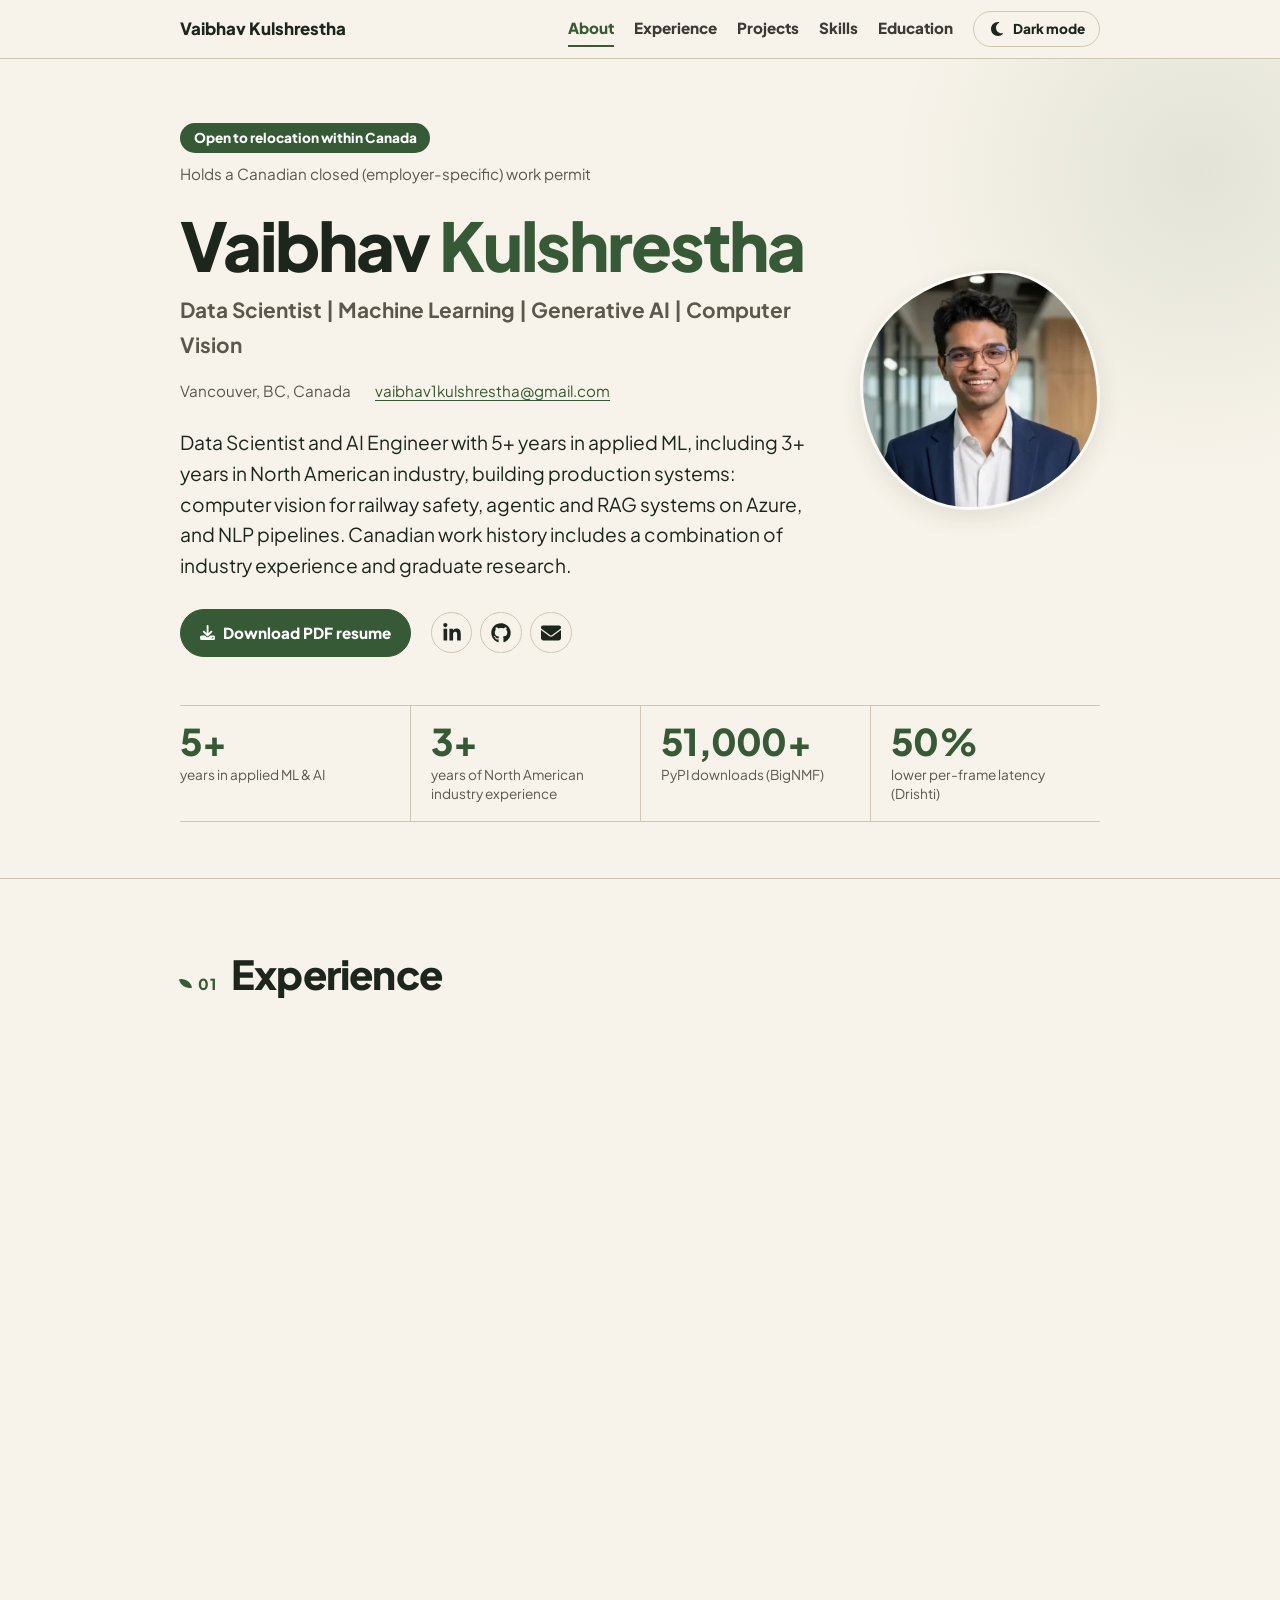
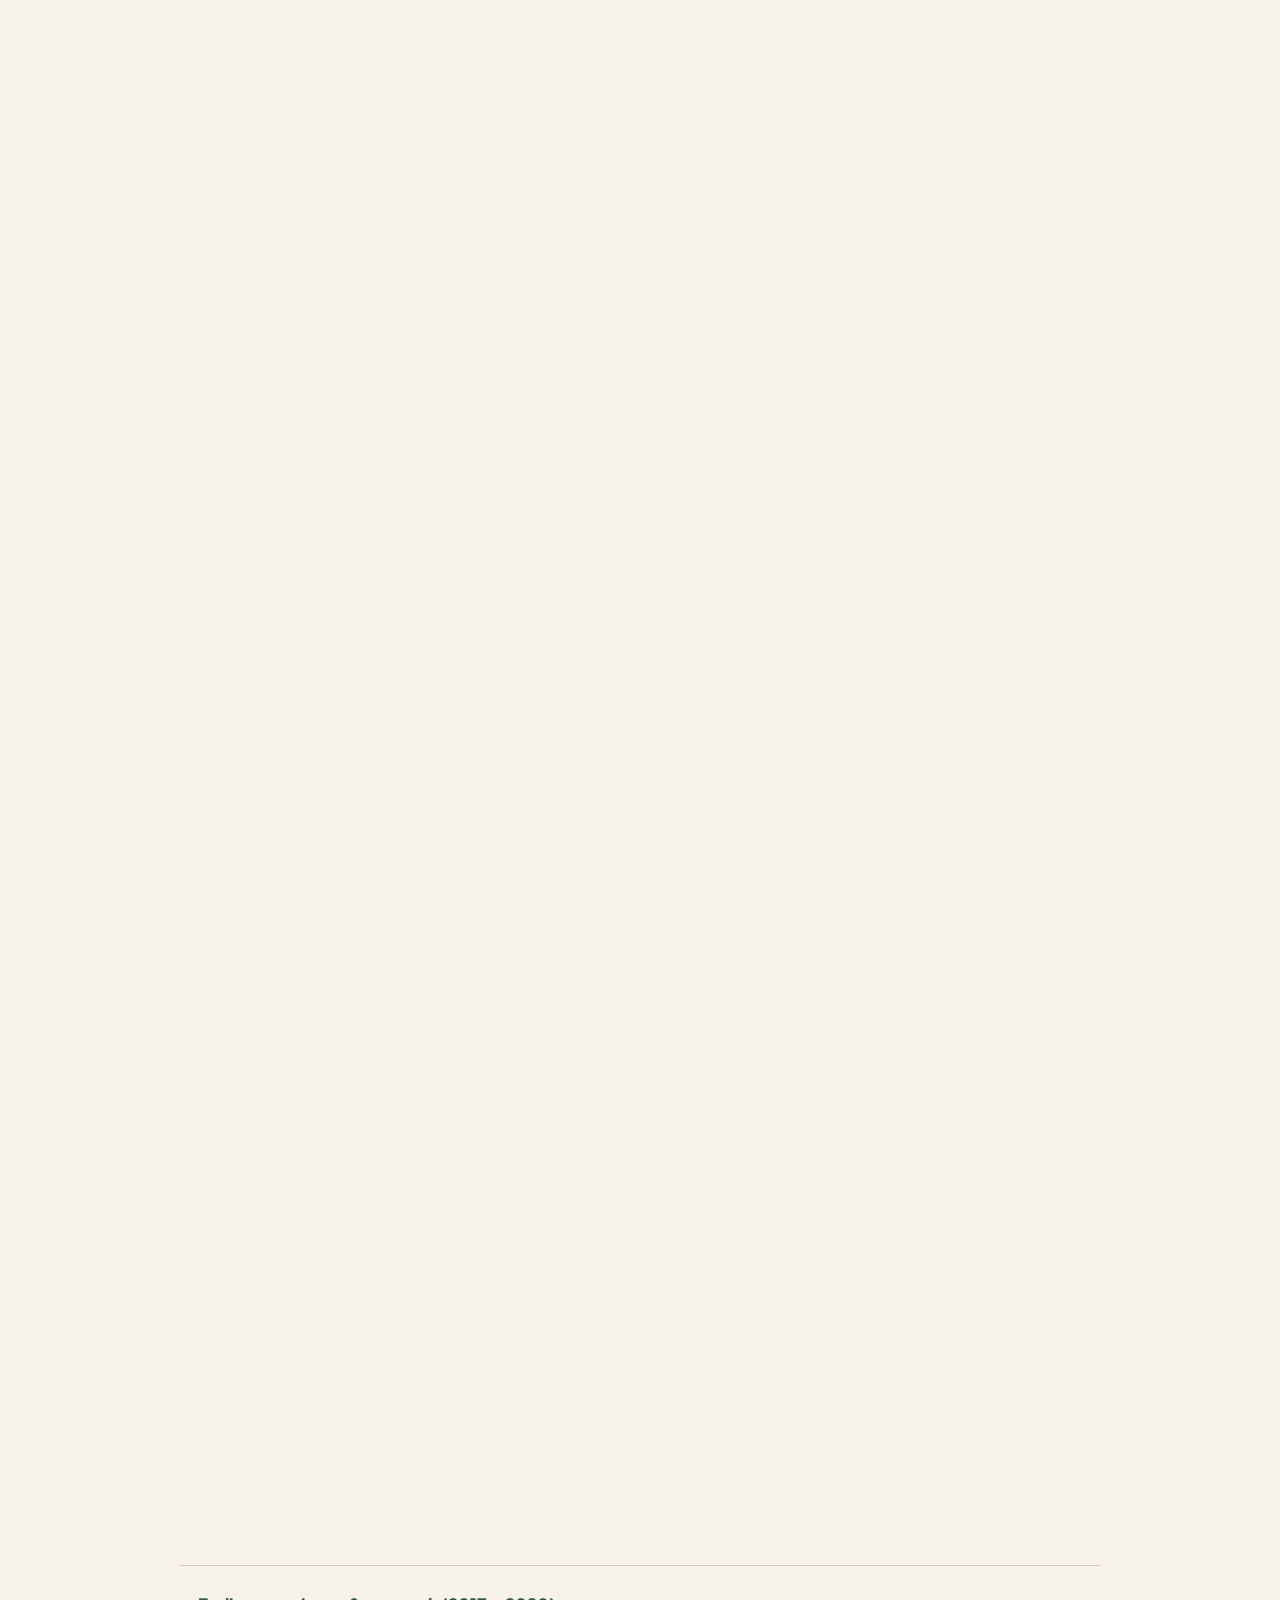
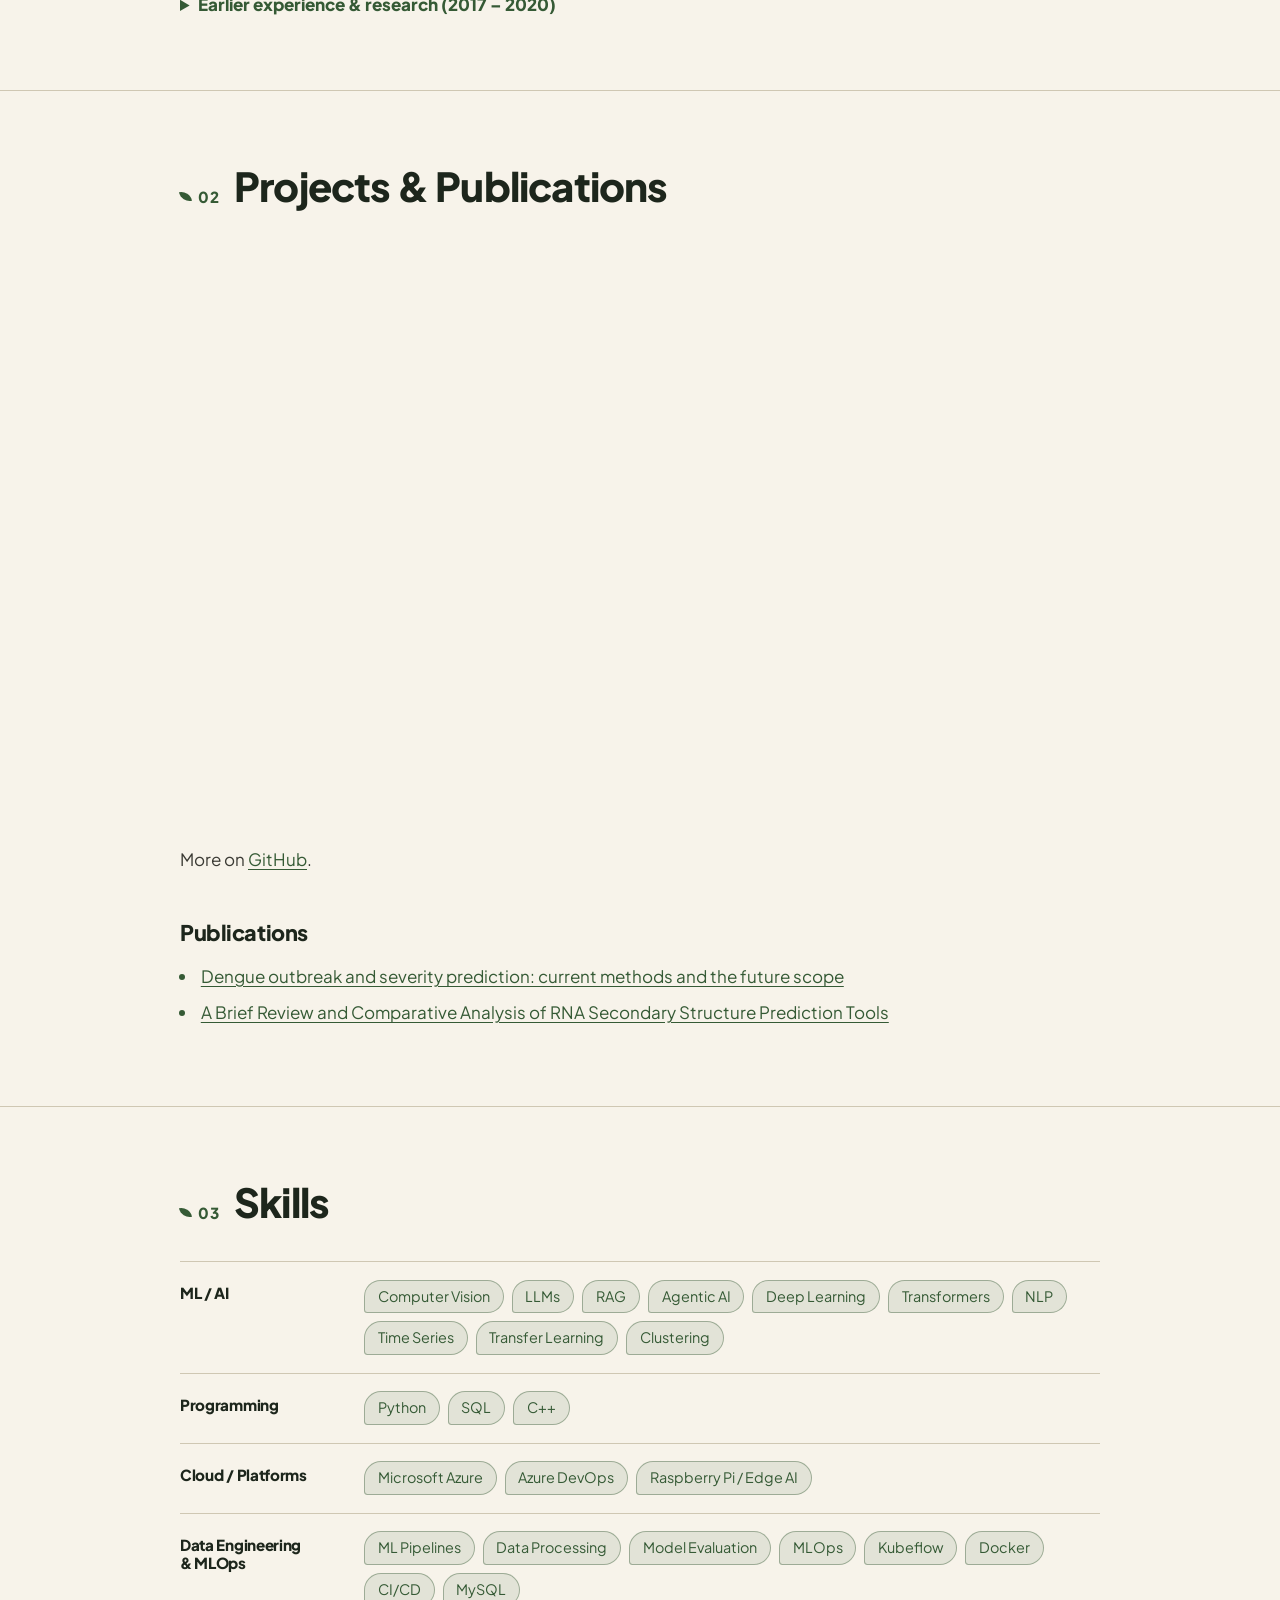
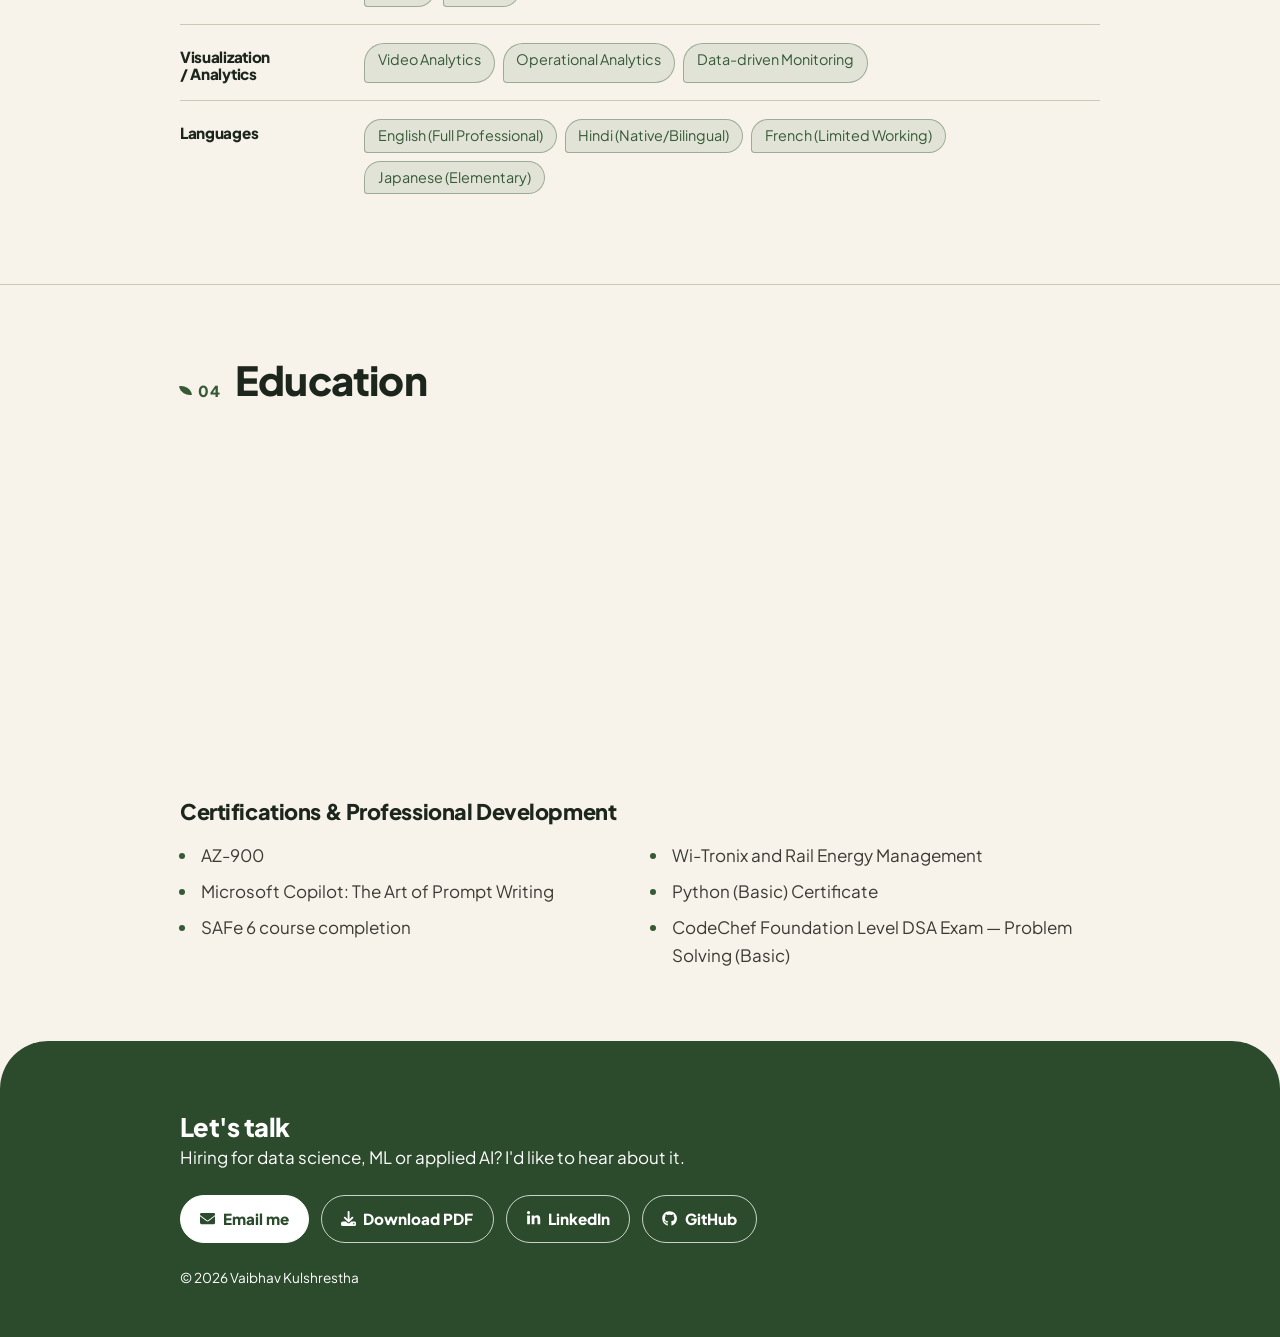
<file: index.html>
<!DOCTYPE html>
<html lang="en">
    <head>
        <meta charset="utf-8" />
        <meta name="viewport" content="width=device-width, initial-scale=1, shrink-to-fit=no" />
        <script>document.documentElement.classList.add('js');try{var t=localStorage.getItem('theme');if(t==='light'||t==='dark'){document.documentElement.dataset.theme=t;}}catch(e){/* storage unavailable: keep default theme */}</script>
        <title>Vaibhav Kulshrestha — Data Scientist &amp; AI Engineer</title>
        <meta name="description" content="Resume of Vaibhav Kulshrestha: Data Scientist and AI Engineer with 5+ years of experience (3+ in North American industry) in production machine learning, computer vision, generative AI, RAG and agentic systems on Azure." />
        <meta name="author" content="Vaibhav Kulshrestha" />
        <meta http-equiv="Content-Security-Policy" content="default-src &#39;none&#39;; script-src &#39;self&#39; &#39;sha256-Fp6IV/adPiQtw8hEyP3uTG3DKj7PUg2SKmGEvh7qUh0=&#39;; style-src &#39;self&#39;; img-src &#39;self&#39; data:; font-src &#39;self&#39;; connect-src &#39;self&#39;; base-uri &#39;none&#39;; form-action &#39;none&#39;" />
        <meta name="referrer" content="strict-origin-when-cross-origin" />
        <meta name="color-scheme" content="light dark" />
        <meta name="theme-color" content="#f7f3ea" />
        <link rel="canonical" href="https://vaibhav-k.github.io/" />
        <!-- Open Graph / Twitter-->
        <meta property="og:type" content="profile" />
        <meta property="og:title" content="Vaibhav Kulshrestha — Data Scientist &amp; AI Engineer" />
        <meta property="og:description" content="Resume of Vaibhav Kulshrestha: Data Scientist and AI Engineer with 5+ years of experience (3+ in North American industry) in production machine learning, computer vision, generative AI, RAG and agentic systems on Azure." />
        <meta property="og:url" content="https://vaibhav-k.github.io/" />
        <meta property="og:image" content="https://vaibhav-k.github.io/assets/img/social-card.png" />
        <meta property="og:image:width" content="1200" />
        <meta property="og:image:height" content="630" />
        <meta property="og:image:alt" content="Vaibhav Kulshrestha, Data Scientist &amp; AI Engineer" />
        <meta name="twitter:card" content="summary_large_image" />
        <script type="application/ld+json">
{
  "@context": "https://schema.org",
  "@type": "Person",
  "name": "Vaibhav Kulshrestha",
  "jobTitle": "Data Scientist & AI Engineer",
  "url": "https://vaibhav-k.github.io/",
  "image": "https://vaibhav-k.github.io/assets/img/profile.jpg",
  "sameAs": [
    "https://www.linkedin.com/in/vaibhav-kulshrestha/",
    "https://github.com/vaibhav-k"
  ],
  "address": {
    "@type": "PostalAddress",
    "addressLocality": "Vancouver",
    "addressRegion": "British Columbia",
    "addressCountry": "CA"
  },
  "alumniOf": [
    {
      "@type": "CollegeOrUniversity",
      "name": "Arizona State University"
    },
    {
      "@type": "CollegeOrUniversity",
      "name": "Birla Institute of Technology and Science, Pilani"
    }
  ],
  "knowsAbout": [
    "Machine Learning",
    "Computer Vision",
    "Generative AI",
    "Retrieval-Augmented Generation",
    "Agentic AI",
    "Natural Language Processing",
    "Microsoft Azure",
    "Python"
  ]
}
        </script>
        <link rel="icon" type="image/svg+xml" href="assets/img/favicon.svg" />
        <link rel="icon" type="image/png" sizes="32x32" href="assets/img/favicon-32.png" />
        <link rel="icon" type="image/x-icon" href="assets/img/favicon.ico" />
        <link rel="apple-touch-icon" href="assets/img/apple-touch-icon.png" />
        <!-- Self-hosted fonts (preload the two used above the fold)-->
        <link rel="preload" href="assets/fonts/plus-jakarta-sans-latin-400-normal.woff2" as="font" type="font/woff2" crossorigin />
        <link rel="preload" href="assets/fonts/plus-jakarta-sans-latin-800-normal.woff2" as="font" type="font/woff2" crossorigin />
        <!-- Site styles-->
        <link href="css/custom.css" rel="stylesheet" />
        <link href="css/print.css" rel="stylesheet" media="print" />
    </head>
    <body id="page-top">
        <a class="skip-link" href="#about">Skip to content</a>
        <!-- Top bar-->
        <header class="site-nav" id="siteNav">
            <div class="nav-inner">
                <a class="brand" href="#page-top">Vaibhav Kulshrestha</a>
                <button class="navbar-toggler" type="button" aria-controls="navbarResponsive" aria-expanded="false" aria-label="Toggle navigation"><span class="toggler-bars"></span></button>
                <nav class="nav-menu" id="navbarResponsive" aria-label="Sections">
                    <ul class="nav-list">
                        <li><a class="nav-link" href="#about">About</a></li>
                        <li><a class="nav-link" href="#experience">Experience</a></li>
                        <li><a class="nav-link" href="#projects">Projects</a></li>
                        <li><a class="nav-link" href="#skills">Skills</a></li>
                        <li><a class="nav-link" href="#education">Education</a></li>
                    </ul>
                    <button type="button" class="theme-toggle" id="themeToggle" data-mode="light" aria-label="Switch to dark mode"><svg class="icon icon-moon" aria-hidden="true" focusable="false" fill="currentColor" xmlns="http://www.w3.org/2000/svg" viewBox="0 0 384 512"><path d="M223.5 32C100 32 0 132.3 0 256S100 480 223.5 480c60.6 0 115.5-24.2 155.8-63.4c5-4.9 6.3-12.5 3.1-18.7s-10.1-9.7-17-8.5c-9.8 1.7-19.8 2.6-30.1 2.6c-96.9 0-175.5-78.8-175.5-176c0-65.8 36-123.1 89.3-153.3c6.1-3.5 9.2-10.5 7.7-17.3s-7.3-11.9-14.3-12.5c-6.3-.5-12.6-.8-19-.8z"/></svg><svg class="icon icon-sun" aria-hidden="true" focusable="false" fill="currentColor" xmlns="http://www.w3.org/2000/svg" viewBox="0 0 512 512"><path d="M361.5 1.2c5 2.1 8.6 6.6 9.6 11.9L391 121l107.9 19.8c5.3 1 9.8 4.6 11.9 9.6s1.5 10.7-1.6 15.2L446.9 256l62.3 90.3c3.1 4.5 3.7 10.2 1.6 15.2s-6.6 8.6-11.9 9.6L391 391 371.1 498.9c-1 5.3-4.6 9.8-9.6 11.9s-10.7 1.5-15.2-1.6L256 446.9l-90.3 62.3c-4.5 3.1-10.2 3.7-15.2 1.6s-8.6-6.6-9.6-11.9L121 391 13.1 371.1c-5.3-1-9.8-4.6-11.9-9.6s-1.5-10.7 1.6-15.2L65.1 256 2.8 165.7c-3.1-4.5-3.7-10.2-1.6-15.2s6.6-8.6 11.9-9.6L121 121 140.9 13.1c1-5.3 4.6-9.8 9.6-11.9s10.7-1.5 15.2 1.6L256 65.1 346.3 2.8c4.5-3.1 10.2-3.7 15.2-1.6zM160 256a96 96 0 1 1 192 0 96 96 0 1 1 -192 0zm224 0a128 128 0 1 0 -256 0 128 128 0 1 0 256 0z"/></svg><span class="theme-toggle-label">Dark mode</span></button>
                </nav>
            </div>
        </header>
        <main>
            <!-- About-->
            <section class="section hero" id="about">
                <div class="column">
                    <div class="hero-grid">
                        <div class="hero-text">
                            <p class="status"><span class="status-badge">Open to relocation within Canada</span> <span class="status-detail">Holds a Canadian closed (employer-specific) work permit</span></p>
                            <h1>Vaibhav <span class="surname">Kulshrestha</span></h1>
                            <p class="headline">Data Scientist | Machine Learning | Generative AI | Computer Vision</p>
                            <ul class="contact-line">
                                <li>Vancouver, BC, Canada</li>
                                <li><a href="mailto:vaibhav1kulshrestha@gmail.com">vaibhav1kulshrestha@gmail.com</a></li>
                            </ul>
                            <p class="lead">Data Scientist and AI Engineer with 5+ years in applied ML, including 3+ years in North American industry, building production systems: computer vision for railway safety, agentic and RAG systems on Azure, and NLP pipelines. Canadian work history includes a combination of industry experience and graduate research.</p>
                            <div class="hero-actions">
                                <a class="btn btn-primary" href="assets/Vaibhav_Kulshrestha_Resume.pdf" download><svg class="icon" aria-hidden="true" focusable="false" fill="currentColor" xmlns="http://www.w3.org/2000/svg" viewBox="0 0 512 512"><path d="M288 32c0-17.7-14.3-32-32-32s-32 14.3-32 32V274.7l-73.4-73.4c-12.5-12.5-32.8-12.5-45.3 0s-12.5 32.8 0 45.3l128 128c12.5 12.5 32.8 12.5 45.3 0l128-128c12.5-12.5 12.5-32.8 0-45.3s-32.8-12.5-45.3 0L288 274.7V32zM64 352c-35.3 0-64 28.7-64 64v32c0 35.3 28.7 64 64 64H448c35.3 0 64-28.7 64-64V416c0-35.3-28.7-64-64-64H346.5l-45.3 45.3c-25 25-65.5 25-90.5 0L165.5 352H64zm368 56a24 24 0 1 1 0 48 24 24 0 1 1 0-48z"/></svg> Download PDF resume</a>
                                <div class="social-icons">
                                    <a class="social-icon" href="https://www.linkedin.com/in/vaibhav-kulshrestha/" aria-label="LinkedIn" rel="me noopener"><svg class="icon" aria-hidden="true" focusable="false" fill="currentColor" xmlns="http://www.w3.org/2000/svg" viewBox="0 0 448 512"><path d="M100.28 448H7.4V148.9h92.88zM53.79 108.1C24.09 108.1 0 83.5 0 53.8a53.79 53.79 0 0 1 107.58 0c0 29.7-24.1 54.3-53.79 54.3zM447.9 448h-92.68V302.4c0-34.7-.7-79.2-48.29-79.2-48.29 0-55.69 37.7-55.69 76.7V448h-92.78V148.9h89.08v40.8h1.3c12.4-23.5 42.69-48.3 87.88-48.3 94 0 111.28 61.9 111.28 142.3V448z"/></svg></a>
                                    <a class="social-icon" href="https://github.com/vaibhav-k" aria-label="GitHub" rel="me noopener"><svg class="icon" aria-hidden="true" focusable="false" fill="currentColor" xmlns="http://www.w3.org/2000/svg" viewBox="0 0 496 512"><path d="M165.9 397.4c0 2-2.3 3.6-5.2 3.6-3.3.3-5.6-1.3-5.6-3.6 0-2 2.3-3.6 5.2-3.6 3-.3 5.6 1.3 5.6 3.6zm-31.1-4.5c-.7 2 1.3 4.3 4.3 4.9 2.6 1 5.6 0 6.2-2s-1.3-4.3-4.3-5.2c-2.6-.7-5.5.3-6.2 2.3zm44.2-1.7c-2.9.7-4.9 2.6-4.6 4.9.3 2 2.9 3.3 5.9 2.6 2.9-.7 4.9-2.6 4.6-4.6-.3-1.9-3-3.2-5.9-2.9zM244.8 8C106.1 8 0 113.3 0 252c0 110.9 69.8 205.8 169.5 239.2 12.8 2.3 17.3-5.6 17.3-12.1 0-6.2-.3-40.4-.3-61.4 0 0-70 15-84.7-29.8 0 0-11.4-29.1-27.8-36.6 0 0-22.9-15.7 1.6-15.4 0 0 24.9 2 38.6 25.8 21.9 38.6 58.6 27.5 72.9 20.9 2.3-16 8.8-27.1 16-33.7-55.9-6.2-112.3-14.3-112.3-110.5 0-27.5 7.6-41.3 23.6-58.9-2.6-6.5-11.1-33.3 2.6-67.9 20.9-6.5 69 27 69 27 20-5.6 41.5-8.5 62.8-8.5s42.8 2.9 62.8 8.5c0 0 48.1-33.6 69-27 13.7 34.7 5.2 61.4 2.6 67.9 16 17.7 25.8 31.5 25.8 58.9 0 96.5-58.9 104.2-114.8 110.5 9.2 7.9 17 22.9 17 46.4 0 33.7-.3 75.4-.3 83.6 0 6.5 4.6 14.4 17.3 12.1C428.2 457.8 496 362.9 496 252 496 113.3 383.5 8 244.8 8zM97.2 352.9c-1.3 1-1 3.3.7 5.2 1.6 1.6 3.9 2.3 5.2 1 1.3-1 1-3.3-.7-5.2-1.6-1.6-3.9-2.3-5.2-1zm-10.8-8.1c-.7 1.3.3 2.9 2.3 3.9 1.6 1 3.6.7 4.3-.7.7-1.3-.3-2.9-2.3-3.9-2-.6-3.6-.3-4.3.7zm32.4 35.6c-1.6 1.3-1 4.3 1.3 6.2 2.3 2.3 5.2 2.6 6.5 1 1.3-1.3.7-4.3-1.3-6.2-2.2-2.3-5.2-2.6-6.5-1zm-11.4-14.7c-1.6 1-1.6 3.6 0 5.9 1.6 2.3 4.3 3.3 5.6 2.3 1.6-1.3 1.6-3.9 0-6.2-1.4-2.3-4-3.3-5.6-2z"/></svg></a>
                                    <a class="social-icon" href="mailto:vaibhav1kulshrestha@gmail.com" aria-label="Email"><svg class="icon" aria-hidden="true" focusable="false" fill="currentColor" xmlns="http://www.w3.org/2000/svg" viewBox="0 0 512 512"><path d="M48 64C21.5 64 0 85.5 0 112c0 15.1 7.1 29.3 19.2 38.4L236.8 313.6c11.4 8.5 27 8.5 38.4 0L492.8 150.4c12.1-9.1 19.2-23.3 19.2-38.4c0-26.5-21.5-48-48-48H48zM0 176V384c0 35.3 28.7 64 64 64H448c35.3 0 64-28.7 64-64V176L294.4 339.2c-22.8 17.1-54 17.1-76.8 0L0 176z"/></svg></a>
                                </div>
                            </div>
                        </div>
                        <figure class="portrait"><img src="assets/img/profile-320.webp" width="320" height="320" decoding="async" alt="Vaibhav Kulshrestha" /></figure>
                    </div>
                    <dl class="stats">
                        <div class="stat"><dt>5+</dt><dd>years in applied ML &amp; AI</dd></div>
                        <div class="stat"><dt>3+</dt><dd>years of North American industry experience</dd></div>
                        <div class="stat"><dt>51,000+</dt><dd>PyPI downloads (BigNMF)</dd></div>
                        <div class="stat"><dt>50%</dt><dd>lower per-frame latency (Drishti)</dd></div>
                    </dl>
                </div>
            </section>
            <!-- Experience-->
            <section class="section" id="experience">
                <div class="column">
                    <header class="section-head"><span class="section-num">01</span><h2>Experience</h2></header>
                    <div class="focus-grid">
                        <div class="focus-item reveal">
                            <h3>Agentic AI &amp; RAG</h3>
                            <p>Azure-native agents, retrieval and workflow automation for enterprise delivery.</p>
                            <p class="focus-links">
<a href="#role-optimus">Optimus Information Inc. <svg class="icon" aria-hidden="true" focusable="false" fill="currentColor" xmlns="http://www.w3.org/2000/svg" viewBox="0 0 448 512"><path d="M438.6 278.6c12.5-12.5 12.5-32.8 0-45.3l-160-160c-12.5-12.5-32.8-12.5-45.3 0s-12.5 32.8 0 45.3L338.8 224 32 224c-17.7 0-32 14.3-32 32s14.3 32 32 32l306.7 0L233.4 393.4c-12.5 12.5-12.5 32.8 0 45.3s32.8 12.5 45.3 0l160-160z"/></svg></a>                            </p>
                        </div>
                        <div class="focus-item reveal">
                            <h3>Computer vision</h3>
                            <p>Railway safety, inspection and real-time video analytics, from cloud to edge.</p>
                            <p class="focus-links">
<a href="#role-witronix">Wi-Tronix <svg class="icon" aria-hidden="true" focusable="false" fill="currentColor" xmlns="http://www.w3.org/2000/svg" viewBox="0 0 448 512"><path d="M438.6 278.6c12.5-12.5 12.5-32.8 0-45.3l-160-160c-12.5-12.5-32.8-12.5-45.3 0s-12.5 32.8 0 45.3L338.8 224 32 224c-17.7 0-32 14.3-32 32s14.3 32 32 32l306.7 0L233.4 393.4c-12.5 12.5-12.5 32.8 0 45.3s32.8 12.5 45.3 0l160-160z"/></svg></a><a href="#role-slytek">Slytek, Inc. <svg class="icon" aria-hidden="true" focusable="false" fill="currentColor" xmlns="http://www.w3.org/2000/svg" viewBox="0 0 448 512"><path d="M438.6 278.6c12.5-12.5 12.5-32.8 0-45.3l-160-160c-12.5-12.5-32.8-12.5-45.3 0s-12.5 32.8 0 45.3L338.8 224 32 224c-17.7 0-32 14.3-32 32s14.3 32 32 32l306.7 0L233.4 393.4c-12.5 12.5-12.5 32.8 0 45.3s32.8 12.5 45.3 0l160-160z"/></svg></a>                            </p>
                        </div>
                        <div class="focus-item reveal">
                            <h3>NLP &amp; ML pipelines</h3>
                            <p>Email intent classification, transfer learning and Kubeflow pipelines.</p>
                            <p class="focus-links">
<a href="#role-semicab">SemiCab <svg class="icon" aria-hidden="true" focusable="false" fill="currentColor" xmlns="http://www.w3.org/2000/svg" viewBox="0 0 448 512"><path d="M438.6 278.6c12.5-12.5 12.5-32.8 0-45.3l-160-160c-12.5-12.5-32.8-12.5-45.3 0s-12.5 32.8 0 45.3L338.8 224 32 224c-17.7 0-32 14.3-32 32s14.3 32 32 32l306.7 0L233.4 393.4c-12.5 12.5-12.5 32.8 0 45.3s32.8 12.5 45.3 0l160-160z"/></svg></a><a href="#role-drishti">Drishti <svg class="icon" aria-hidden="true" focusable="false" fill="currentColor" xmlns="http://www.w3.org/2000/svg" viewBox="0 0 448 512"><path d="M438.6 278.6c12.5-12.5 12.5-32.8 0-45.3l-160-160c-12.5-12.5-32.8-12.5-45.3 0s-12.5 32.8 0 45.3L338.8 224 32 224c-17.7 0-32 14.3-32 32s14.3 32 32 32l306.7 0L233.4 393.4c-12.5 12.5-12.5 32.8 0 45.3s32.8 12.5 45.3 0l160-160z"/></svg></a>                            </p>
                        </div>
                    </div>
                    <div class="roles">
                        <article class="role reveal" id="role-optimus">
                            <time class="role-dates">Jun 2026 – Present</time>
                            <div class="role-body">
                                <h3 class="role-org">Optimus Information Inc.</h3>
                                <div class="role-title">Software Engineer <span class="role-loc">· Vancouver, BC</span></div>
                                <ul class="resume-bullets">
                                    <li class="key">Built an AI software architect that converts complex requirements into structured requirements, solution architectures, Azure recommendations, delivery plans, and technical designs, including architecture assessment against organizational standards.</li>
                                    <li>Automated the end-to-end clinical workflow from CMS ingestion to final patient delivery, eliminating manual data entry and accelerating report turnaround times.</li>
                                    <li>Designed and built an agentic ITSM platform on Azure DevOps using the Microsoft Agent Framework, RAG, enterprise knowledge, and workflow automation to accelerate service delivery.</li>
                                </ul>
                            </div>
                        </article>
                        <article class="role reveal" id="role-witronix">
                            <time class="role-dates">Feb 2024 – Jun 2026</time>
                            <div class="role-body">
                                <h3 class="role-org">Wi-Tronix</h3>
                                <div class="role-title">Data Scientist <span class="role-loc">· Bolingbrook, IL</span></div>
                                <ul class="resume-bullets">
                                    <li class="key">Led production computer vision systems for railway safety, including object detection for trespasser detection and track segmentation from moving locomotives.</li>
                                    <li class="key">Migrated YOLOv5-based detection models to YOLOv7, improving detection accuracy and real-time processing speed for driver-behaviour and railway-infrastructure monitoring.</li>
                                    <li>Designed computer vision solutions for infrastructure inspection, crew-behaviour monitoring, and passenger-occupancy estimation under motion blur, changing viewpoints, and variable illumination.</li>
                                    <li>Built scalable ML data pipelines and model workflows using Python and SQL, supporting repeatable training, evaluation, and deployment across multiple products.</li>
                                    <li>Created reusable, versioned Python packages with testing and documentation, establishing engineering standards and improving maintainability and cross-team adoption.</li>
                                </ul>
                            </div>
                        </article>
                        <article class="role reveal" id="role-slytek">
                            <time class="role-dates">Jun 2023 – Feb 2024</time>
                            <div class="role-body">
                                <h3 class="role-org">Slytek, Inc.</h3>
                                <div class="role-title">Lead AI Engineer <span class="role-loc">· Denver, CO</span></div>
                                <ul class="resume-bullets">
                                    <li class="key">Integrated Raspberry Pi 4B and Camera Module 3 for real-time video analysis to monitor operator compliance with standard operating procedures.</li>
                                    <li>Developed CI/CD for a C++ application using unit testing, Azure DevOps, and Docker to support repeatable integration and deployment.</li>
                                    <li>Integrated Raspberry Pi 4 with ADE9000 to capture and analyze voltage, current, and power measurements for data monitoring.</li>
                                </ul>
                            </div>
                        </article>
                        <article class="role reveal" id="role-asu">
                            <time class="role-dates">Mar 2022 – Dec 2022</time>
                            <div class="role-body">
                                <h3 class="role-org">Arizona State University</h3>
                                <div class="role-title">Graduate Services Assistant <span class="role-loc">· Tempe, AZ</span></div>
                                <ul class="resume-bullets">
                                    <li>Supported teaching and grading for graduate-level deep learning courses, including CSE 598: Introduction to Deep Learning and CSE 598: Intro to Deep Learning in Visual Computing.</li>
                                </ul>
                            </div>
                        </article>
                        <article class="role reveal" id="role-semicab">
                            <time class="role-dates">May 2022 – Aug 2022</time>
                            <div class="role-body">
                                <h3 class="role-org">SemiCab</h3>
                                <div class="role-title">Machine Learning Intern <span class="role-loc">· Atlanta, GA</span></div>
                                <ul class="resume-bullets">
                                    <li class="key">Built an NLP workflow to parse and classify operations emails by intent and extract relevant information; applied ULMFiT transfer learning, transformer-based zero-/few-shot learning, and DBSCAN clustering.</li>
                                </ul>
                            </div>
                        </article>
                        <article class="role reveal" id="role-drishti">
                            <time class="role-dates">Jan 2021 – Aug 2021</time>
                            <div class="role-body">
                                <h3 class="role-org">Drishti</h3>
                                <div class="role-title">Machine Learning Engineer / Software Engineer Intern <span class="role-loc">· Bengaluru, India</span></div>
                                <ul class="resume-bullets">
                                    <li class="key">Developed a Kubeflow pipeline using a Boundary Matching Network, increasing temporal proposal accuracy by <strong class="metric">5%</strong>.</li>
                                    <li class="key">Optimized a streaming pipeline, cutting end-to-end per-frame latency by <strong class="metric">50%</strong>, and migrated deep-learning model operations to a more efficient API.</li>
                                </ul>
                            </div>
                        </article>
                    </div>
                    <details class="earlier">
                        <summary>Earlier experience &amp; research (2017 – 2020)</summary>
                        <ul class="earlier-list">
                            <li class="role">
                                <time class="role-dates">Jun 2020 – Dec 2020</time>
                                <div class="role-body">
                                    <div><strong>Master Thesis Project</strong>, Princess Margaret Cancer Centre, Toronto</div>
                                    <div class="earlier-text">Identified isoforms and isoform switches as candidate biomarkers for Acute Myeloid Leukemia (AML); cut analysis run time with parallel processing.</div>
                                </div>
                            </li>
                            <li class="role">
                                <time class="role-dates">Oct 2019 – Mar 2020</time>
                                <div class="role-body">
                                    <div><strong>Student Research Assistant</strong>, BITS Pilani, Goa</div>
                                    <div class="earlier-text">Applied AI to dengue virus genomic data to predict infection severity; analyzed RNA secondary-structure prediction tools and built a tool addressing their shortcomings (two publications below).</div>
                                </div>
                            </li>
                            <li class="role">
                                <time class="role-dates">Aug 2019 – Oct 2019</time>
                                <div class="role-body">
                                    <div><strong>Software Engineer Intern</strong>, Optimus Information Inc., Noida</div>
                                    <div class="earlier-text">Applied classification and regression algorithms in Golang and developed two APIs for processing data stored in MySQL.</div>
                                </div>
                            </li>
                            <li class="role">
                                <time class="role-dates">May 2018 – Jul 2018</time>
                                <div class="role-body">
                                    <div><strong>Summer Research Intern</strong>, University of Tokyo, Lab of Functional Analysis in silico</div>
                                    <div class="earlier-text">Applied non-negative matrix factorization to molecular and genomic datasets to identify anticancer drug relationships and tumour-suppressor genes; published the BigNMF package on PyPI (51,000+ downloads).</div>
                                </div>
                            </li>
                            <li class="role">
                                <time class="role-dates">May 2017 – Jul 2017</time>
                                <div class="role-body">
                                    <div><strong>Software Engineer Intern</strong>, Prokure, New Delhi</div>
                                    <div class="earlier-text">Automated third-party order delivery, built a web-based administration panel, and web-scraped e-commerce inventory into a MySQL database.</div>
                                </div>
                            </li>
                        </ul>
                    </details>
                </div>
            </section>
            <!-- Projects & Publications-->
            <section class="section" id="projects">
                <div class="column">
                    <header class="section-head"><span class="section-num">02</span><h2>Projects &amp; Publications</h2></header>
                    <div class="project-grid">
                        <a class="project-card reveal" href="https://pypi.org/project/bignmf/" rel="noopener">
                            <span class="project-kind">Python package on PyPI</span>
                            <h3>BigNMF</h3>
                            <p>Non-negative matrix factorization package built during research at the University of Tokyo and published on PyPI.</p>
<p class="project-meta">51,000+ downloads</p>                            <ul class="skill-tags">
<li class="skill-tag">Python</li><li class="skill-tag">NMF</li><li class="skill-tag">Genomics</li>                            </ul>
                        </a>
                        <a class="project-card reveal" href="https://github.com/vaibhav-k/NMF-Univerity-of-Tokyo" rel="noopener">
                            <span class="project-kind">GitHub repository</span>
                            <h3>NMF University of Tokyo</h3>
                            <p>Work from the summer 2018 research internship at the University of Tokyo.</p>
                            <ul class="skill-tags">
<li class="skill-tag">Python</li><li class="skill-tag">NMF</li>                            </ul>
                        </a>
                        <a class="project-card reveal" href="https://github.com/vaibhav-k/Dengue-Prediction-ML" rel="noopener">
                            <span class="project-kind">GitHub repository</span>
                            <h3>Dengue Prediction ML</h3>
                            <p>Dengue severity prediction using machine learning.</p>
                            <ul class="skill-tags">
<li class="skill-tag">Machine learning</li><li class="skill-tag">Genomics</li>                            </ul>
                        </a>
                        <a class="project-card reveal" href="https://github.com/vaibhav-k/Visual-Question-Answering" rel="noopener">
                            <span class="project-kind">GitHub repository</span>
                            <h3>Visual Question Answering</h3>
                            <p>Visual question answering on the CLEVR dataset using CNNs.</p>
                            <ul class="skill-tags">
<li class="skill-tag">Deep learning</li><li class="skill-tag">CNN</li><li class="skill-tag">Jupyter</li>                            </ul>
                        </a>
                        <a class="project-card reveal" href="https://github.com/vaibhav-k/Multi-Label-Image-Classification" rel="noopener">
                            <span class="project-kind">GitHub repository</span>
                            <h3>Multi-Label Image Classification</h3>
                            <p>CNN architecture for image classification using Keras.</p>
                            <ul class="skill-tags">
<li class="skill-tag">Keras</li><li class="skill-tag">CNN</li><li class="skill-tag">Python</li>                            </ul>
                        </a>
                    </div>
                    <p class="more-link">More on <a href="https://github.com/vaibhav-k" rel="me noopener">GitHub</a>.</p>
                    <h3 class="sub-head">Publications</h3>
                    <ul class="pub-list">
                        <li><a href="https://doi.org/10.1007/s13337-022-00767-x" target="_blank" rel="noopener">Dengue outbreak and severity prediction: current methods and the future scope</a></li>
                        <li><a href="https://pubmed.ncbi.nlm.nih.gov/40693431/" target="_blank" rel="noopener">A Brief Review and Comparative Analysis of RNA Secondary Structure Prediction Tools</a></li>
                    </ul>
                </div>
            </section>
            <!-- Skills-->
            <section class="section" id="skills">
                <div class="column">
                    <header class="section-head"><span class="section-num">03</span><h2>Skills</h2></header>
                    <div class="skill-group">
                        <h3 class="skill-group-name">ML / AI</h3>
                        <ul class="skill-tags">
<li class="skill-tag">Computer Vision</li><li class="skill-tag">LLMs</li><li class="skill-tag">RAG</li><li class="skill-tag">Agentic AI</li><li class="skill-tag">Deep Learning</li><li class="skill-tag">Transformers</li><li class="skill-tag">NLP</li><li class="skill-tag">Time Series</li><li class="skill-tag">Transfer Learning</li><li class="skill-tag">Clustering</li>                        </ul>
                    </div>
                    <div class="skill-group">
                        <h3 class="skill-group-name">Programming</h3>
                        <ul class="skill-tags">
<li class="skill-tag">Python</li><li class="skill-tag">SQL</li><li class="skill-tag">C++</li>                        </ul>
                    </div>
                    <div class="skill-group">
                        <h3 class="skill-group-name">Cloud / Platforms</h3>
                        <ul class="skill-tags">
<li class="skill-tag">Microsoft Azure</li><li class="skill-tag">Azure DevOps</li><li class="skill-tag">Raspberry Pi / Edge AI</li>                        </ul>
                    </div>
                    <div class="skill-group">
                        <h3 class="skill-group-name">Data Engineering &amp; MLOps</h3>
                        <ul class="skill-tags">
<li class="skill-tag">ML Pipelines</li><li class="skill-tag">Data Processing</li><li class="skill-tag">Model Evaluation</li><li class="skill-tag">MLOps</li><li class="skill-tag">Kubeflow</li><li class="skill-tag">Docker</li><li class="skill-tag">CI/CD</li><li class="skill-tag">MySQL</li>                        </ul>
                    </div>
                    <div class="skill-group">
                        <h3 class="skill-group-name">Visualization / Analytics</h3>
                        <ul class="skill-tags">
<li class="skill-tag">Video Analytics</li><li class="skill-tag">Operational Analytics</li><li class="skill-tag">Data-driven Monitoring</li>                        </ul>
                    </div>
                    <div class="skill-group">
                        <h3 class="skill-group-name">Languages</h3>
                        <ul class="skill-tags">
<li class="skill-tag">English (Full Professional)</li><li class="skill-tag">Hindi (Native/Bilingual)</li><li class="skill-tag">French (Limited Working)</li><li class="skill-tag">Japanese (Elementary)</li>                        </ul>
                    </div>
                </div>
            </section>
            <!-- Education & Certifications-->
            <section class="section" id="education">
                <div class="column">
                    <header class="section-head"><span class="section-num">04</span><h2>Education</h2></header>
                    <div class="roles">
                        <div class="role reveal">
                            <time class="role-dates">Aug 2021 – May 2023</time>
                            <div class="role-body">
                                <h3 class="role-org">Arizona State University</h3>
                                <div class="role-title">Master of Science <span class="role-loc">· Robotics and Autonomous Systems - Artificial Intelligence track</span></div>
                            </div>
                        </div>
                        <div class="role reveal">
                            <time class="role-dates">Aug 2015 – Aug 2021</time>
                            <div class="role-body">
                                <h3 class="role-org">BITS Pilani</h3>
                                <div class="role-title">Master of Science <span class="role-loc">· Biological Sciences</span></div>
                            </div>
                        </div>
                        <div class="role reveal">
                            <time class="role-dates">Aug 2015 – Aug 2021</time>
                            <div class="role-body">
                                <h3 class="role-org">BITS Pilani</h3>
                                <div class="role-title">Bachelor of Engineering <span class="role-loc">· Electrical and Electronics Engineering</span></div>
                            </div>
                        </div>
                    </div>
                    <h3 class="sub-head">Certifications &amp; Professional Development</h3>
                    <ul class="cert-list">
<li>AZ-900</li><li>Microsoft Copilot: The Art of Prompt Writing</li><li>SAFe 6 course completion</li><li>Wi-Tronix and Rail Energy Management</li><li>Python (Basic) Certificate</li><li>CodeChef Foundation Level DSA Exam — Problem Solving (Basic)</li>                    </ul>
                </div>
            </section>
        </main>
        <!-- Contact footer-->
        <footer class="site-footer" id="contact">
            <div class="column">
                <h2>Let's talk</h2>
                <p>Hiring for data science, ML or applied AI? I'd like to hear about it.</p>
                <div class="footer-actions">
                    <a class="btn btn-primary" href="mailto:vaibhav1kulshrestha@gmail.com"><svg class="icon" aria-hidden="true" focusable="false" fill="currentColor" xmlns="http://www.w3.org/2000/svg" viewBox="0 0 512 512"><path d="M48 64C21.5 64 0 85.5 0 112c0 15.1 7.1 29.3 19.2 38.4L236.8 313.6c11.4 8.5 27 8.5 38.4 0L492.8 150.4c12.1-9.1 19.2-23.3 19.2-38.4c0-26.5-21.5-48-48-48H48zM0 176V384c0 35.3 28.7 64 64 64H448c35.3 0 64-28.7 64-64V176L294.4 339.2c-22.8 17.1-54 17.1-76.8 0L0 176z"/></svg> Email me</a>
                    <a class="btn btn-ghost" href="assets/Vaibhav_Kulshrestha_Resume.pdf" download><svg class="icon" aria-hidden="true" focusable="false" fill="currentColor" xmlns="http://www.w3.org/2000/svg" viewBox="0 0 512 512"><path d="M288 32c0-17.7-14.3-32-32-32s-32 14.3-32 32V274.7l-73.4-73.4c-12.5-12.5-32.8-12.5-45.3 0s-12.5 32.8 0 45.3l128 128c12.5 12.5 32.8 12.5 45.3 0l128-128c12.5-12.5 12.5-32.8 0-45.3s-32.8-12.5-45.3 0L288 274.7V32zM64 352c-35.3 0-64 28.7-64 64v32c0 35.3 28.7 64 64 64H448c35.3 0 64-28.7 64-64V416c0-35.3-28.7-64-64-64H346.5l-45.3 45.3c-25 25-65.5 25-90.5 0L165.5 352H64zm368 56a24 24 0 1 1 0 48 24 24 0 1 1 0-48z"/></svg> Download PDF</a>
                    <a class="btn btn-ghost" href="https://www.linkedin.com/in/vaibhav-kulshrestha/" rel="me noopener"><svg class="icon" aria-hidden="true" focusable="false" fill="currentColor" xmlns="http://www.w3.org/2000/svg" viewBox="0 0 448 512"><path d="M100.28 448H7.4V148.9h92.88zM53.79 108.1C24.09 108.1 0 83.5 0 53.8a53.79 53.79 0 0 1 107.58 0c0 29.7-24.1 54.3-53.79 54.3zM447.9 448h-92.68V302.4c0-34.7-.7-79.2-48.29-79.2-48.29 0-55.69 37.7-55.69 76.7V448h-92.78V148.9h89.08v40.8h1.3c12.4-23.5 42.69-48.3 87.88-48.3 94 0 111.28 61.9 111.28 142.3V448z"/></svg> LinkedIn</a>
                    <a class="btn btn-ghost" href="https://github.com/vaibhav-k" rel="me noopener"><svg class="icon" aria-hidden="true" focusable="false" fill="currentColor" xmlns="http://www.w3.org/2000/svg" viewBox="0 0 496 512"><path d="M165.9 397.4c0 2-2.3 3.6-5.2 3.6-3.3.3-5.6-1.3-5.6-3.6 0-2 2.3-3.6 5.2-3.6 3-.3 5.6 1.3 5.6 3.6zm-31.1-4.5c-.7 2 1.3 4.3 4.3 4.9 2.6 1 5.6 0 6.2-2s-1.3-4.3-4.3-5.2c-2.6-.7-5.5.3-6.2 2.3zm44.2-1.7c-2.9.7-4.9 2.6-4.6 4.9.3 2 2.9 3.3 5.9 2.6 2.9-.7 4.9-2.6 4.6-4.6-.3-1.9-3-3.2-5.9-2.9zM244.8 8C106.1 8 0 113.3 0 252c0 110.9 69.8 205.8 169.5 239.2 12.8 2.3 17.3-5.6 17.3-12.1 0-6.2-.3-40.4-.3-61.4 0 0-70 15-84.7-29.8 0 0-11.4-29.1-27.8-36.6 0 0-22.9-15.7 1.6-15.4 0 0 24.9 2 38.6 25.8 21.9 38.6 58.6 27.5 72.9 20.9 2.3-16 8.8-27.1 16-33.7-55.9-6.2-112.3-14.3-112.3-110.5 0-27.5 7.6-41.3 23.6-58.9-2.6-6.5-11.1-33.3 2.6-67.9 20.9-6.5 69 27 69 27 20-5.6 41.5-8.5 62.8-8.5s42.8 2.9 62.8 8.5c0 0 48.1-33.6 69-27 13.7 34.7 5.2 61.4 2.6 67.9 16 17.7 25.8 31.5 25.8 58.9 0 96.5-58.9 104.2-114.8 110.5 9.2 7.9 17 22.9 17 46.4 0 33.7-.3 75.4-.3 83.6 0 6.5 4.6 14.4 17.3 12.1C428.2 457.8 496 362.9 496 252 496 113.3 383.5 8 244.8 8zM97.2 352.9c-1.3 1-1 3.3.7 5.2 1.6 1.6 3.9 2.3 5.2 1 1.3-1 1-3.3-.7-5.2-1.6-1.6-3.9-2.3-5.2-1zm-10.8-8.1c-.7 1.3.3 2.9 2.3 3.9 1.6 1 3.6.7 4.3-.7.7-1.3-.3-2.9-2.3-3.9-2-.6-3.6-.3-4.3.7zm32.4 35.6c-1.6 1.3-1 4.3 1.3 6.2 2.3 2.3 5.2 2.6 6.5 1 1.3-1.3.7-4.3-1.3-6.2-2.2-2.3-5.2-2.6-6.5-1zm-11.4-14.7c-1.6 1-1.6 3.6 0 5.9 1.6 2.3 4.3 3.3 5.6 2.3 1.6-1.3 1.6-3.9 0-6.2-1.4-2.3-4-3.3-5.6-2z"/></svg> GitHub</a>
                </div>
                <p class="copyright">&copy; 2026 Vaibhav Kulshrestha</p>
            </div>
        </footer>
        <!-- Site JS (nav, scroll spy, theme toggle, reveal)-->
        <script src="js/scripts.js" defer></script>
    </body>
</html>
</file>
<file: css/custom.css>
/* Site styles. Layout idea: one calm reading column under a sticky top bar, numbered sections,
   dates in a left rail, serif headings, moss-and-paper palette with a few soft, organic shapes. */

/* ---------- Self-hosted fonts (latin subset, SIL OFL; see assets/fonts/) ---------- */
@font-face { font-family: "Plus Jakarta Sans"; font-style: normal; font-weight: 400; font-display: swap; src: url("../assets/fonts/plus-jakarta-sans-latin-400-normal.woff2") format("woff2"); }
@font-face { font-family: "Plus Jakarta Sans"; font-style: normal; font-weight: 700; font-display: swap; src: url("../assets/fonts/plus-jakarta-sans-latin-700-normal.woff2") format("woff2"); }
@font-face { font-family: "Plus Jakarta Sans"; font-style: normal; font-weight: 800; font-display: swap; src: url("../assets/fonts/plus-jakarta-sans-latin-800-normal.woff2") format("woff2"); }


/* ---------- Design tokens (light, dark; dark follows the system unless the visitor picks a theme) ---------- */
:root {
  color-scheme: light;
  --bg: #f7f3ea;
  --bg-alt: #eee8da;
  --text: #3b3a34;
  --muted: #5a574d;
  --heading: #1d261c;
  --accent: #355a35;
  --accent-soft: rgba(53, 90, 53, .1);
  --accent-line: rgba(53, 90, 53, .4);
  --band: #2c4a2c;
  --on-accent: #ffffff;
  --btn-bg: #355a35;
  --btn-fg: #ffffff;
  --btn-hover-bg: #1d261c;
  --btn-hover-fg: #ffffff;
  --line: #cfc7b3;
  --card: #fcfaf4;
  --shadow: 0 8px 22px rgba(40, 50, 30, .1);
  --nav-bg: rgba(247, 243, 234, .88);
  --font-display: "Plus Jakarta Sans", system-ui, -apple-system, "Segoe UI", Roboto, Arial, sans-serif;
  --font-body: "Plus Jakarta Sans", system-ui, -apple-system, "Segoe UI", Roboto, Arial, sans-serif;
}
@media (prefers-color-scheme: dark) {
  :root:not([data-theme="light"]) {
    color-scheme: dark;
    --bg: #12160f;
    --bg-alt: #181d15;
    --text: #c3c8ba;
    --muted: #a2a998;
    --heading: #f0eee3;
    --accent: #a7c796;
    --accent-soft: rgba(167, 199, 150, .12);
    --accent-line: rgba(167, 199, 150, .45);
    --band: #1f3320;
    --on-accent: #12160f;
    --btn-bg: #355a35;
    --btn-fg: #ffffff;
    --btn-hover-bg: #a7c796;
    --btn-hover-fg: #12160f;
    --line: #353d30;
    --card: #181d15;
    --shadow: 0 8px 22px rgba(0, 0, 0, .4);
    --nav-bg: rgba(18, 22, 15, .88);
  }
}
:root[data-theme="dark"] {
  color-scheme: dark;
  --bg: #12160f;
  --bg-alt: #181d15;
  --text: #c3c8ba;
  --muted: #a2a998;
  --heading: #f0eee3;
  --accent: #a7c796;
  --accent-soft: rgba(167, 199, 150, .12);
  --accent-line: rgba(167, 199, 150, .45);
  --band: #1f3320;
  --on-accent: #12160f;
  --btn-bg: #355a35;
  --btn-fg: #ffffff;
  --btn-hover-bg: #a7c796;
  --btn-hover-fg: #12160f;
  --line: #353d30;
  --card: #181d15;
  --shadow: 0 8px 22px rgba(0, 0, 0, .4);
  --nav-bg: rgba(18, 22, 15, .88);
}

/* ---------- Base ---------- */
*, *::before, *::after { box-sizing: border-box; }
html { scroll-behavior: smooth; -webkit-text-size-adjust: 100%; }
@media (prefers-reduced-motion: reduce) { html { scroll-behavior: auto; } }
body {
  margin: 0; background: var(--bg); color: var(--text);
  font-family: var(--font-body); font-size: 1.0625rem; line-height: 1.65;
}
h1, h2, h3, p, ul, dl, dd, figure { margin: 0; }
ul { padding: 0; }
img { max-width: 100%; height: auto; }
h1, h2, h3 { font-family: var(--font-display); font-weight: 800; color: var(--heading); line-height: 1.15; letter-spacing: -.02em; text-wrap: balance; }
a { color: var(--accent); text-underline-offset: .2em; }
a:hover { color: var(--heading); }
time { font-variant-numeric: tabular-nums; }
.icon { width: 1em; height: 1em; vertical-align: -.125em; }
.lead { font-size: 1.2rem; line-height: 1.6; color: var(--heading); max-width: 40rem; }

/* ---------- Accessibility ---------- */
.skip-link { position: absolute; left: -999px; top: 0; z-index: 2000; background: #1d261c; color: #fff; padding: .5rem 1rem; }
.skip-link:focus { left: 0; color: #fff; }
a:focus-visible, summary:focus-visible, .btn:focus-visible, .navbar-toggler:focus-visible, .theme-toggle:focus-visible {
  outline: 3px solid var(--accent); outline-offset: 3px; border-radius: .25rem;
}

/* ---------- Top bar ---------- */
.site-nav {
  position: sticky; top: 0; z-index: 1000;
  background: var(--nav-bg); border-bottom: 1px solid var(--line);
  -webkit-backdrop-filter: blur(10px); backdrop-filter: blur(10px);
}
.nav-inner { max-width: 60rem; margin: 0 auto; padding: .7rem 1.25rem; display: flex; align-items: center; justify-content: space-between; gap: 1rem; position: relative; }
.brand { font-weight: 800; font-size: 1.05rem; color: var(--heading); text-decoration: none; }
.brand:hover { color: var(--accent); }
.nav-menu { display: none; position: absolute; top: 100%; left: 0; right: 0; flex-direction: column; gap: .25rem; padding: .75rem 1.25rem 1.25rem; background: var(--bg); border-bottom: 1px solid var(--line); }
.nav-menu.show { display: flex; }
.nav-list { list-style: none; display: flex; flex-direction: column; gap: .15rem; }
.nav-link { display: inline-block; padding: .45rem 0; color: var(--text); text-decoration: none; font-weight: 800; font-size: .95rem; border-bottom: 2px solid transparent; }
.nav-link:hover { color: var(--heading); }
.nav-link.active { color: var(--accent); border-bottom-color: var(--accent); }
.navbar-toggler { display: inline-flex; align-items: center; justify-content: center; width: 2.5rem; height: 2.5rem; padding: .5rem; background: transparent; border: 1px solid var(--line); border-radius: .6rem; cursor: pointer; }
.toggler-bars { position: relative; display: block; height: 2px; width: 100%; background: var(--heading); border-radius: 2px; }
.toggler-bars::before, .toggler-bars::after { content: ""; position: absolute; left: 0; width: 100%; height: 2px; background: var(--heading); border-radius: 2px; }
.toggler-bars::before { top: -6px; }
.toggler-bars::after { top: 6px; }
.theme-toggle { display: none; align-items: center; align-self: flex-start; gap: .5rem; margin-top: .5rem; padding: .35rem .9rem; border-radius: 2rem; background: transparent; color: var(--heading); border: 1px solid var(--line); font: inherit; font-weight: 800; font-size: .85rem; cursor: pointer; white-space: nowrap; }
.js .theme-toggle { display: inline-flex; }
.theme-toggle:hover { border-color: var(--accent); color: var(--accent); }
.theme-toggle .icon { width: 1rem; height: 1rem; }
.theme-toggle[data-mode="light"] .icon-sun, .theme-toggle[data-mode="dark"] .icon-moon { display: none; }
@media (min-width: 52rem) {
  .navbar-toggler { display: none; }
  .nav-menu { display: flex; position: static; flex-direction: row; align-items: center; gap: 1.25rem; padding: 0; background: none; border: 0; }
  .nav-list { flex-direction: row; gap: 1.25rem; }
  .nav-link { padding: .25rem 0; }
  .theme-toggle { margin-top: 0; }
}
section, .role { scroll-margin-top: 4.5rem; }

/* ---------- Page column and sections ---------- */
.column { max-width: 60rem; margin: 0 auto; padding: 0 1.25rem; }
.section { padding: 4.5rem 0; border-top: 1px solid var(--line); }
.section-head { display: flex; align-items: baseline; gap: .9rem; margin-bottom: 2.25rem; }
.section-num { display: inline-flex; align-items: center; gap: .45rem; font-weight: 800; color: var(--accent); font-size: .95rem; letter-spacing: .04em; }
.section-num::before { content: ""; width: .7rem; height: .7rem; background: var(--accent); border-radius: 0 100% 0 100%; transform: rotate(-12deg); }
.section h2 { font-size: clamp(1.9rem, 3.4vw, 2.5rem); }
.section h3.sub-head { font-size: 1.35rem; margin: 3rem 0 1rem; }

/* ---------- Hero ---------- */
.hero { position: relative; padding: 4rem 0 3.5rem; border-top: 0; overflow: hidden; }
.hero::before { content: ""; position: absolute; z-index: -1; width: 38rem; height: 38rem; right: -14rem; top: -12rem; background: radial-gradient(closest-side, var(--accent-soft), transparent); }
.hero-grid { display: grid; gap: 2rem; align-items: center; }
.portrait { justify-self: start; order: -1; }
.portrait img { display: block; width: 10rem; height: 10rem; object-fit: cover; border-radius: 58% 42% 55% 45% / 48% 54% 46% 52%; border: 3px solid var(--card); box-shadow: var(--shadow); background: var(--bg-alt); }
.status { display: flex; flex-wrap: wrap; align-items: center; gap: .5rem .75rem; margin-bottom: 1.25rem; }
.status-badge { display: inline-block; padding: .25rem .85rem; border-radius: 2rem; background: var(--accent); color: var(--on-accent); font-weight: 800; font-size: .85rem; }
.status-detail { color: var(--muted); font-size: .95rem; }
h1 { font-size: clamp(2.6rem, 6.5vw, 4.2rem); letter-spacing: -.03em; }
h1 .surname { color: var(--accent); }
.headline { font-weight: 700; font-size: clamp(1.05rem, 2.4vw, 1.3rem); color: var(--muted); margin: .6rem 0 1rem; }
.contact-line { list-style: none; display: flex; flex-wrap: wrap; gap: .25rem 1.5rem; margin-bottom: 1.5rem; color: var(--muted); font-size: .95rem; }
.hero .lead { margin-bottom: 1.75rem; }
.hero-actions { display: flex; flex-wrap: wrap; align-items: center; gap: 1.25rem; }
.social-icons { display: flex; gap: .5rem; }
.social-icon { display: inline-flex; align-items: center; justify-content: center; width: 2.6rem; height: 2.6rem; border: 1px solid var(--line); border-radius: 50%; color: var(--heading); }
.social-icon:hover { border-color: var(--accent); color: var(--accent); background: var(--accent-soft); }
.social-icon .icon { width: 1.25rem; height: 1.25rem; }
@media (min-width: 52rem) {
  .hero-grid { grid-template-columns: 1fr 15rem; gap: 3rem; }
  .portrait { order: 0; justify-self: end; }
  .portrait img { width: 15rem; height: 15rem; }
}

.stats { display: grid; grid-template-columns: repeat(auto-fit, minmax(9rem, 1fr)); gap: 0; margin-top: 3rem; border-top: 1px solid var(--line); border-bottom: 1px solid var(--line); }
.stat { padding: 1.1rem 1rem 1.1rem 0; }
.stat + .stat { padding-left: 1.25rem; border-left: 1px solid var(--line); }
.stat dt { font-weight: 800; font-size: 2.3rem; line-height: 1; letter-spacing: -.02em; color: var(--accent); font-variant-numeric: lining-nums; }
.stat dd { margin-top: .4rem; font-size: .85rem; line-height: 1.35; color: var(--muted); }
@media (max-width: 40rem) {
  .stats { grid-template-columns: repeat(2, 1fr); }
  .stat { padding-left: 0; border-left: 0; }
  .stat:nth-child(even) { padding-left: 1.25rem; border-left: 1px solid var(--line); }
  .stat:nth-child(n+3) { border-top: 1px solid var(--line); }
}

/* ---------- Buttons ---------- */
.btn { display: inline-flex; align-items: center; gap: .45rem; font: inherit; font-weight: 800; font-size: .95rem; padding: .65rem 1.2rem; border-radius: 2rem; border: 1px solid transparent; text-decoration: none; cursor: pointer; }
.btn-primary { color: var(--btn-fg); background: var(--btn-bg); border-color: var(--btn-bg); }
.btn-primary:hover, .btn-primary:focus { color: var(--btn-hover-fg); background: var(--btn-hover-bg); border-color: var(--btn-hover-bg); }
.btn-ghost { color: var(--heading); background: transparent; border-color: var(--line); }
.btn-ghost:hover, .btn-ghost:focus { color: var(--accent); border-color: var(--accent); background: var(--accent-soft); }

/* ---------- Focus areas ---------- */
.focus-grid { display: grid; grid-template-columns: repeat(auto-fit, minmax(15rem, 1fr)); gap: 1.75rem 2rem; margin-bottom: 3.5rem; }
.focus-item { padding-top: 1rem; border-top: 3px solid var(--accent); }
.focus-item h3 { font-size: 1.25rem; margin-bottom: .45rem; }
.focus-item p { font-size: .96rem; margin-bottom: .7rem; }
.focus-links { display: flex; flex-wrap: wrap; gap: .25rem 1rem; font-weight: 800; font-size: .9rem; margin: 0; }
.focus-links a { text-decoration: none; }
.focus-links .icon { width: .8em; height: .8em; margin-left: .15rem; }

/* ---------- Roles (experience, education, earlier): dates in a left rail ---------- */
.role { display: grid; gap: .4rem 2rem; padding: 1.75rem 0; border-top: 1px solid var(--line); }
.role:first-child { border-top: 0; padding-top: 0; }
.role-dates { white-space: nowrap; color: var(--accent); font-weight: 700; font-size: .9rem; padding-top: .45rem; }
.role-org { font-size: 1.45rem; }
.role-title { font-weight: 800; color: var(--heading); margin-top: .15rem; }
.role-loc { font-weight: 400; color: var(--muted); }
.resume-bullets { margin: .9rem 0 0; padding-left: 1.1rem; }
.resume-bullets li { margin-bottom: .45rem; padding-left: .2rem; }
.resume-bullets li::marker { color: var(--accent); }
.resume-bullets li.key { color: var(--heading); font-weight: 700; }
.metric { color: var(--accent); font-weight: 800; white-space: nowrap; }
@media (min-width: 46rem) {
  .role { grid-template-columns: 9.5rem 1fr; }
}

details.earlier { margin-top: 1rem; border-top: 1px solid var(--line); padding-top: 1.5rem; }
details.earlier summary { cursor: pointer; color: var(--accent); font-weight: 800; }
details.earlier .earlier-list { list-style: none; margin-top: 1rem; }
.earlier-list .role { padding: 1.1rem 0; }
.earlier-list .role:first-child { border-top: 1px solid var(--line); padding-top: 1.1rem; }
.earlier-text { color: var(--muted); font-size: .98rem; }

/* ---------- Projects, publications, skills, education ---------- */
.project-grid { display: grid; grid-template-columns: repeat(auto-fill, minmax(16.5rem, 1fr)); gap: 1.25rem; }
.project-card {
  display: flex; flex-direction: column; text-decoration: none; color: var(--text);
  background: var(--card); border: 1px solid var(--line); border-radius: 1.4rem 1.4rem 1.4rem .4rem; padding: 1.4rem;
}
@media (prefers-reduced-motion: no-preference) {
  .project-card { transition: transform .2s ease, box-shadow .2s ease, border-color .2s ease; }
  .btn { transition: background-color .2s ease, color .2s ease, border-color .2s ease; }
}
.project-card:hover { transform: translateY(-3px); box-shadow: var(--shadow); border-color: var(--accent-line); color: var(--text); }
.project-kind { font-size: .75rem; letter-spacing: .08em; text-transform: uppercase; color: var(--accent); font-weight: 800; }
.project-card h3 { font-size: 1.3rem; margin: .3rem 0 .55rem; }
.project-card p { font-size: .95rem; flex-grow: 1; margin-bottom: .7rem; }
.project-card .project-meta { flex-grow: 0; color: var(--heading); font-weight: 800; }
.project-card .skill-tags { margin-top: .25rem; gap: .35rem; }
.more-link { margin-top: 1.5rem; }
.pub-list, .cert-list { padding-left: 1.1rem; }
.pub-list li, .cert-list li { margin-bottom: .5rem; padding-left: .2rem; }
.pub-list li::marker, .cert-list li::marker { color: var(--accent); }
.cert-list { columns: 2 17rem; column-gap: 2.5rem; }
.cert-list li { break-inside: avoid; }

.skill-group { display: grid; gap: .6rem 2rem; padding: 1.1rem 0; border-top: 1px solid var(--line); }
.skill-group:first-child { border-top: 0; padding-top: 0; }
.skill-group-name { font-weight: 800; color: var(--heading); font-size: .95rem; padding-top: .3rem; }
@media (min-width: 46rem) { .skill-group { grid-template-columns: 9.5rem 1fr; } }
.skill-tags { list-style: none; display: flex; flex-wrap: wrap; gap: .5rem; margin: 0; }
.skill-tag { padding: .25rem .8rem; border-radius: 2rem 2rem 2rem .4rem; border: 1px solid var(--accent-line); background: var(--accent-soft); color: var(--accent); font-size: .9rem; }

/* ---------- Footer ---------- */
.site-footer { background: var(--band); color: #fff; padding: 4.5rem 0 3rem; border-radius: 3rem 3rem 0 0; }
.site-footer h2, .site-footer a:not(.btn) { color: #fff; }
.site-footer p { max-width: 36rem; }
.site-footer .btn-primary { background: #fff; border-color: #fff; color: var(--band); }
.site-footer .btn-primary:hover, .site-footer .btn-primary:focus { background: #1d261c; border-color: #1d261c; color: #fff; }
.site-footer .btn-ghost { color: #fff; border-color: rgba(255, 255, 255, .75); }
.site-footer .btn-ghost:hover, .site-footer .btn-ghost:focus { background: #3b5e3b; color: #fff; border-color: #fff; }
.site-footer :focus-visible { outline-color: #fff; }
.footer-actions { display: flex; flex-wrap: wrap; gap: .75rem; margin: 1.5rem 0; }
.site-footer .copyright { font-size: .85rem; }

/* ---------- 404 ---------- */
.not-found-main { min-height: 100vh; display: flex; flex-direction: column; align-items: flex-start; justify-content: center; gap: 1rem; max-width: 40rem; margin: 0 auto; padding: 2rem 1.25rem; }
.not-found-code { font-size: 7rem; line-height: 1; color: var(--accent); font-weight: 800; }

/* ---------- Scroll reveal (progressive enhancement) ---------- */
@media (prefers-reduced-motion: no-preference) {
  .js .reveal { opacity: 0; transform: translateY(14px); transition: opacity .5s ease, transform .5s ease; }
  .js .reveal.in-view { opacity: 1; transform: none; }
}
</file>
<file: css/print.css>
/* Print stylesheet (linked with media="print"): a clean, ink-friendly resume with no UI chrome. */
@page { margin: 14mm; }
:root, :root[data-theme], :root:not([data-theme="light"]) {
  color-scheme: light; --bg: #fff; --bg-alt: #fff; --text: #222; --muted: #444; --heading: #000;
  --accent: #1f3d1f; --card: #fff; --line: #bbb; --accent-soft: transparent; --accent-line: #999;
}
html { font-size: 10pt; }
body { background: #fff; color: #222; line-height: 1.45; }
.site-nav, .theme-toggle, .skip-link, .hero-actions, .site-footer, .portrait, .focus-grid, .stats,
.more-link, .navbar-toggler { display: none !important; }
.hero::before { display: none; }
.hero { padding: 0 0 .75rem; }
.hero-grid { display: block; }
h1 { font-size: 24pt; }
.section { padding: .75rem 0; border-top: 1px solid #bbb; }
.section-head { margin-bottom: .75rem; }
.section-num { display: none; }
.section h2 { font-size: 14pt; }
.section h3.sub-head { margin: 1rem 0 .5rem; font-size: 11pt; }
.js .reveal { opacity: 1 !important; transform: none !important; }
.role { padding: .5rem 0; break-inside: avoid; gap: .2rem 1rem; grid-template-columns: 8.5rem 1fr; }
.role-dates { font-size: 9pt; padding-top: .2rem; }
.section-head, h2, h3 { break-after: avoid; }
.role-org { font-size: 11.5pt; }
.resume-bullets { margin-top: .4rem; }
.resume-bullets li { margin-bottom: .2rem; }
.metric { color: #000; }
details.earlier > summary { list-style: none; }
.project-grid { grid-template-columns: 1fr 1fr; gap: .6rem; }
.project-card { break-inside: avoid; box-shadow: none; border-radius: .4rem; padding: .6rem .75rem; }
.project-card h3 { font-size: 11pt; }
.skill-group { padding: .4rem 0; }
.skill-tag { border: 0; background: none; padding: 0; color: #222; font-size: 10pt; }
.skill-tag:not(:last-child)::after { content: " ·"; }
.skill-tags { gap: .25rem; }
.cert-list { columns: 2; }
a { color: inherit; text-decoration: none; }
</file>
